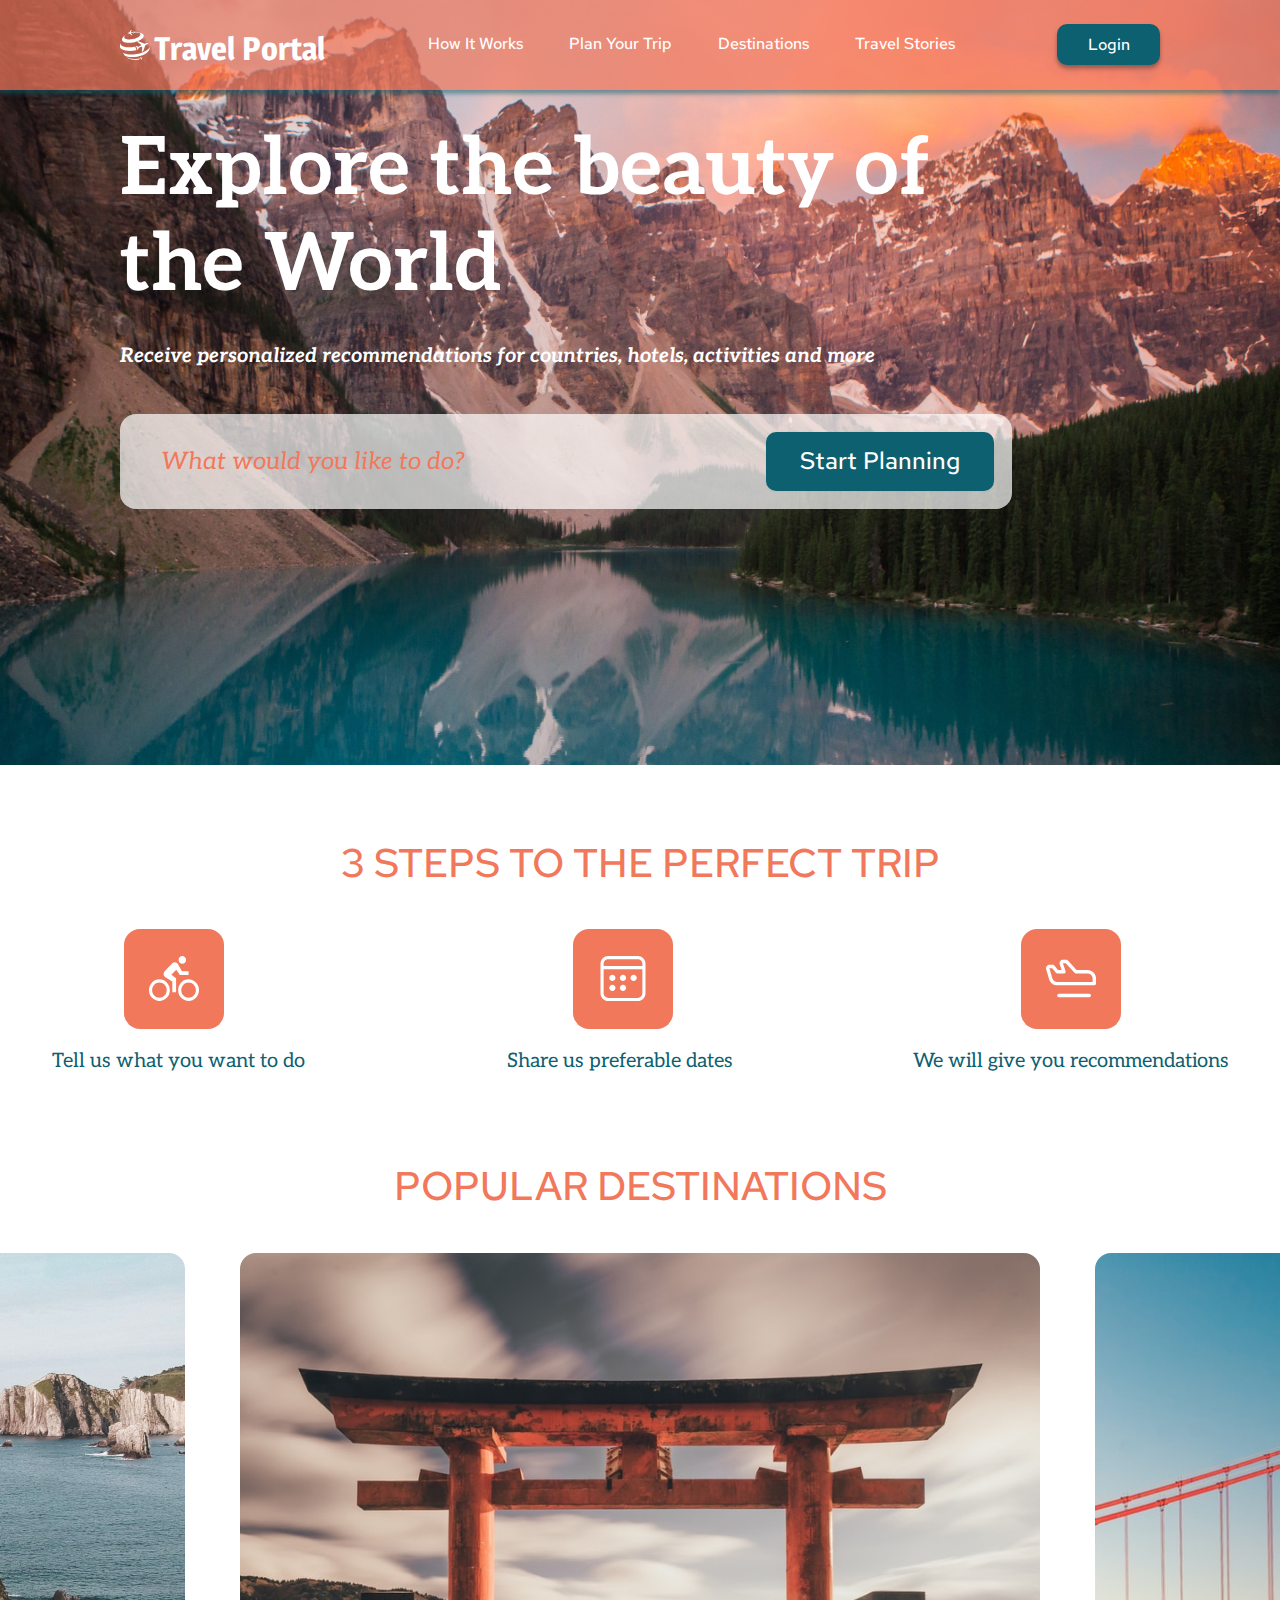
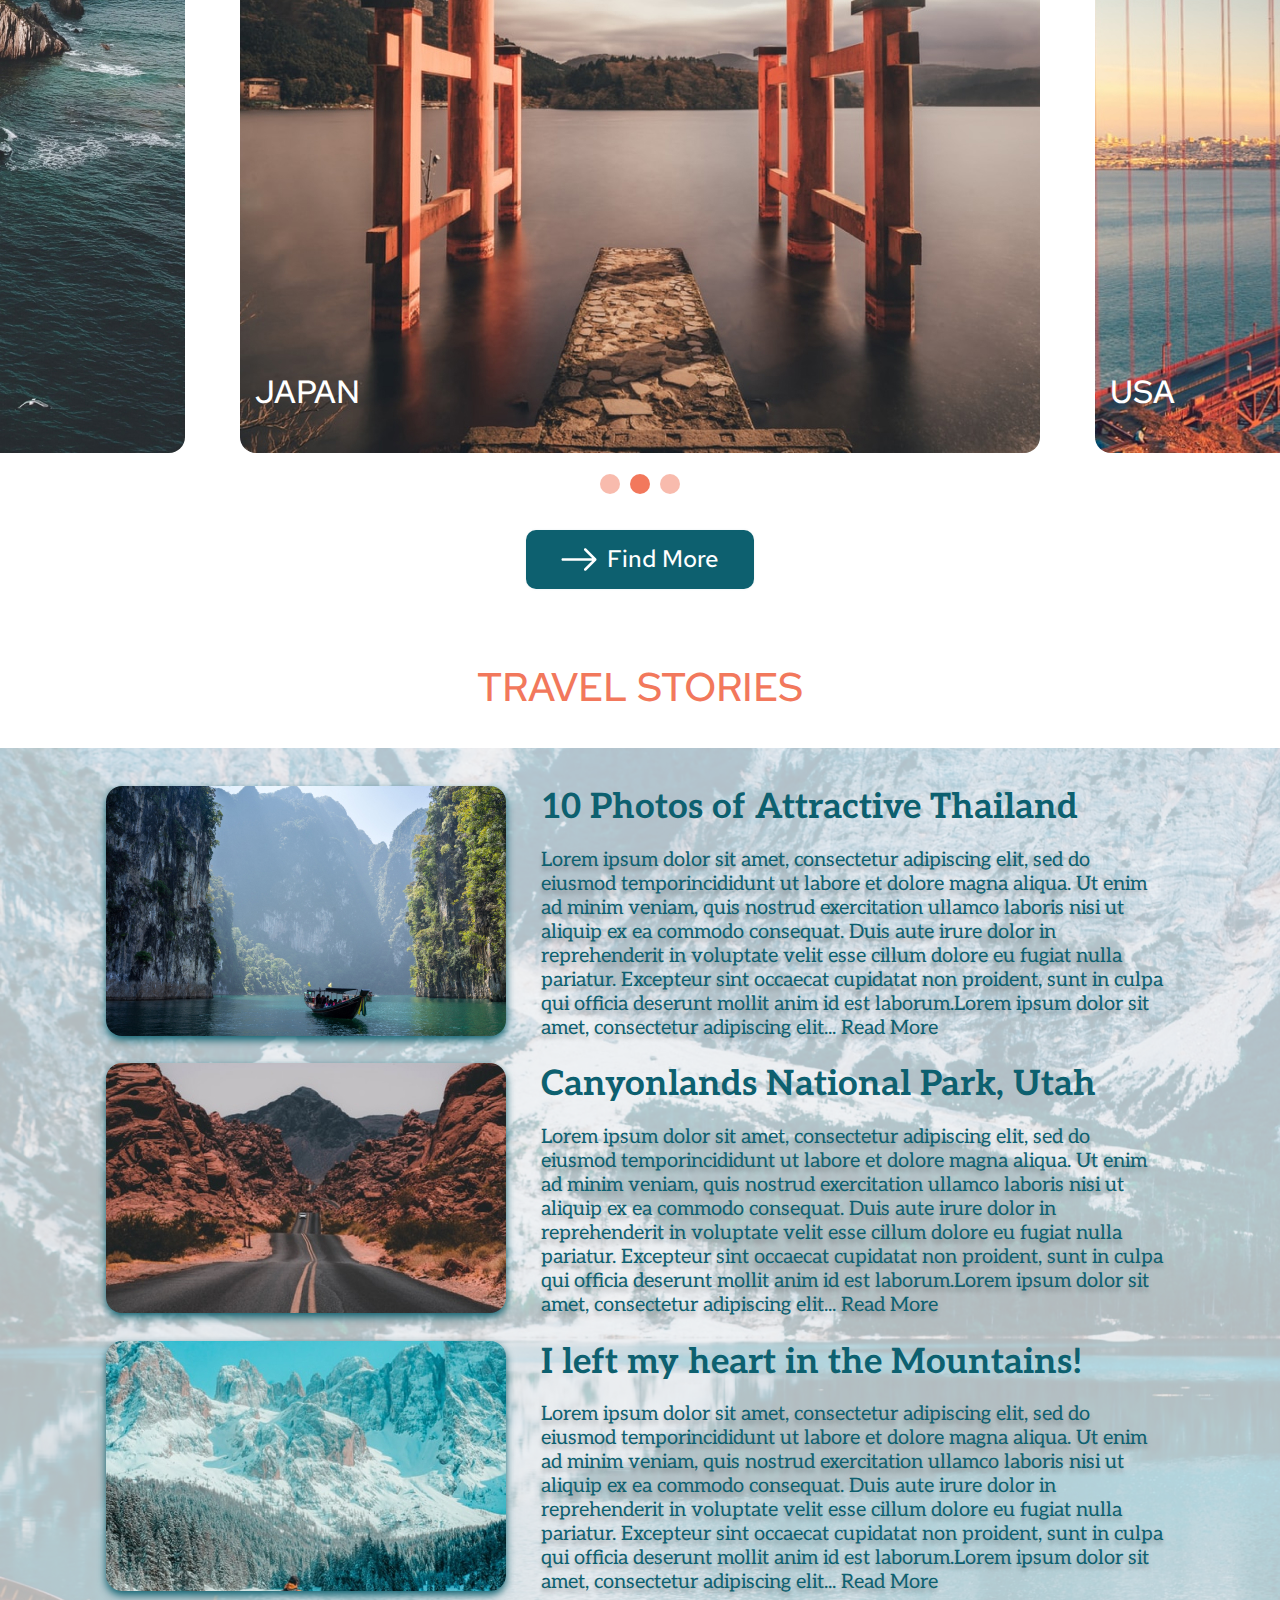
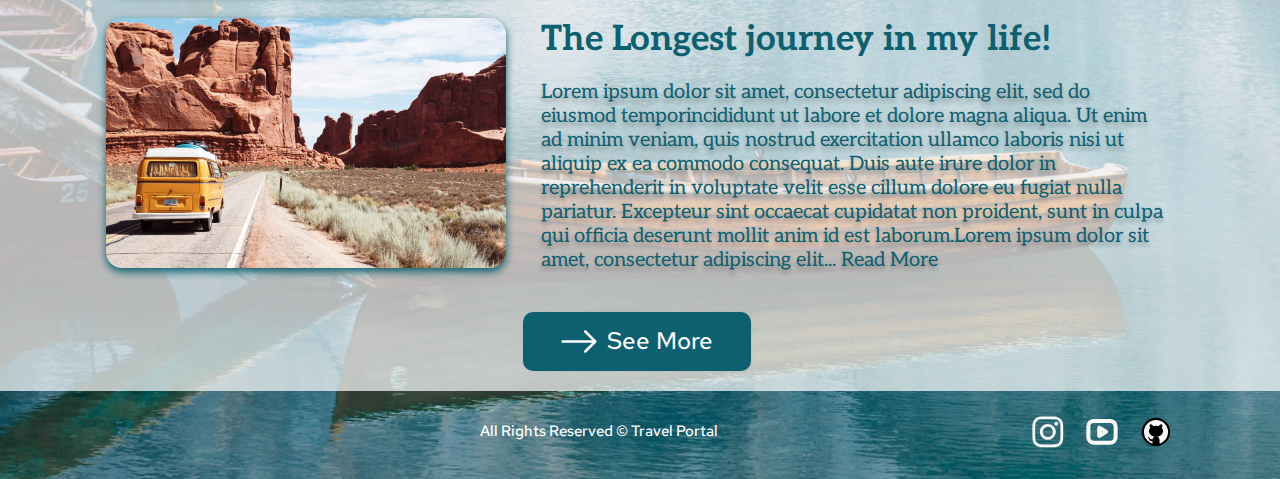
<file: travel/index.html>
<!DOCTYPE html>
<html lang="zxx">

<head>
  <meta charset="UTF-8">
  <meta name="viewport" content="width=device-width">

  <!-- add favicon -->
  <link rel="shortcut icon" href="./images/favicon.png" type="image/x-icon">

  <!-- include fonts -->
  <link rel="preconnect" href="https://fonts.googleapis.com">
  <link rel="preconnect" href="https://fonts.gstatic.com" crossorigin>
  <link href="https://fonts.googleapis.com/css2?family=Aleo:ital,wght@0,400;0,700;1,400;1,700&family=Magra:wght@700&family=Red+Hat+Text:wght@400;500&display=swap" rel="stylesheet">

  <!-- include CSS file -->
  <link rel="stylesheet" href="./CSS/main.css">

  <title> Travel </title>
</head>

<body>
  <div class="wrapper">
    <div id="preview_bg">
      <img id="preview_bg_img" src="./images/main_bg.jpg" alt="bg">
        <header class="header">
          <div class="container" id="header__container">
            <div id="travel_logo">
              <img id="logo" src="./images/header-logo.svg" alt="logo" />
              <h3 id="header_title"> Travel Portal </h3>
            </div>
            <nav class="Red_Hat_Text_Medium" id="navigation">
              <button class="close_window_cross"></button>
              <ul class="list container" id="nav_menu">
                <li class="list_item"> <a data-goto="#steps_anchor" class="nav_link" href="#" style="width: 98px"> How It Works </a> </li>
                <li class="list_item"> <a data-goto="#plan_trip_anchor" class="nav_link" href="#" style="width: 105px"> Plan Your Trip </a> </li>
                <li class="list_item"> <a data-goto="#destinations_anchor" class="nav_link" href="#" style="width: 95px" > Destinations </a> </li>
                <li class="list_item"> <a data-goto="#stories_anchor" class="nav_link" href="#" style="width: 103px"> Travel Stories </a> </li>
                <li class="hidden_links"> <a data-goto="#account_anchor" class="nav_link popup-link"> Account </a> </li>
                <li class="hidden_links"> <a data-goto="#social_media_anchor" class="nav_link" href="#"> Social Media </a> </li>
              </ul>  
            </nav>
            <button class="button Red_Hat_Text_Medium popup-link" id="login_button"> Login </button>
            <div class="menu__icon">
              <span></span>
            </div>
          </div>
        </header>
      
      <!-- section-preview -->
      <section id="section_preview">
        <div class="container" id="plan_your_trip">
          <h1 class="Aleo_Bold" id="preview_title"> Explore the beauty of the World </h1>
          <p class="Aleo_Bold_italic"> Receive personalized recommendations for countries, hotels, activities and more </p>
          <a id="plan_trip_anchor"></a>
          <div class="container" id="search">
            <p class="Aleo_italic"> What would you like to do? </p>
            <button class="button Red_Hat_Text_Medium" id="start_planning_button"> Start Planning </button>
          </div>
        </div>
      </section>
    </div>

    <!-- section-steps -->
    <section id="steps">
      <a id="steps_anchor"></a>
      <h2 class="section_title Red_Hat_Text_Medium"> 3 STEPS TO THE PERFECT TRIP </h2>
      <div class="container" id="steps_container">
        <div class="steps_icon container">
          <img class="steps_logo" src="./images/Steps_images/Vector.svg" alt="Steps_logo">
        </div>
        <div class="steps_icon container">
          <img class="steps_logo" src="./images/Steps_images/Vector2.svg" alt="Steps_logo">
        </div>
        <div class="steps_icon container">
          <img class="steps_logo" src="./images/Steps_images/Vector3.svg" alt="Steps_logo">
        </div>
      </div>
      <div class="container" id="steps_text">
        <p class="Aleo_Regular"> Tell us what you want to do </p>
        <p class="Aleo_Regular" style="white-space: nowrap; margin-left: 22px"> Share us preferable dates </p>
        <p class="Aleo_Regular" style="text-align: right"> We will give you recommendations </p>
      </div>
    </section>
    

    <!-- section-destinations -->
    <section id="destinations">
      <a id="destinations_anchor"></a>
      <h2 class="section_title Red_Hat_Text_Medium"> POPULAR DESTINATIONS </h2>
      <div class="container Red_Hat_Text_Medium" id="destinations_container" >
        <div class="destination_photo" id="Spain" style="order: 0">
          <img class="destination_photo" src="./images/destinations_images/Spain.jpg" alt="Spain">
          <p id="Spain_text"> SPAIN </p>
          <button class="destination_photo_arrow left_arrow"> <img src="./images/social_media/arrow_left.svg" alt="arrow"> </button> 
          <button class="destination_photo_arrow right_arrow"> <img src="./images/social_media/arrow_right.svg" alt="arrow"> </button>
        </div>
        <div class="destination_photo" id="Japan" style="order: 1"> 
          <img class="destination_photo" src="./images/destinations_images/Japan.jpg" alt="Japan">
          <p id="Japan_text"> JAPAN </p>
          <button class="destination_photo_arrow left_arrow"> <img src="./images/social_media/arrow_left.svg" alt="arrow"> </button> 
          <button class="destination_photo_arrow right_arrow"> <img src="./images/social_media/arrow_right.svg" alt="arrow"> </button>
        </div>
        <div class="destination_photo" id="USA" style="order: 2">
          <img class="destination_photo" src="./images/destinations_images/USA.jpg" alt="USA">
          <p id="USA_text"> USA </p>
          <button class="destination_photo_arrow left_arrow"> <img src="./images/social_media/arrow_left.svg" alt="arrow"> </button> 
          <button class="destination_photo_arrow right_arrow"> <img src="./images/social_media/arrow_right.svg" alt="arrow"> </button>
        </div>
      </div>  

      <div class="container" id="scroll_circles">
        <svg class="svg_circle" style="order: 0">
          <circle class="scroll_circle" cx="50%" cy="50%" r="50%"/>
        </svg>
        <svg class="svg_circle" style="order: 1">
          <circle class="scroll_circle" cx="50%" cy="50%" r="50%"/>
        </svg>
        <svg class="svg_circle" style="order: 2">
          <circle class="scroll_circle" cx="50%" cy="50%" r="50%"/>
        </svg>
      </div> 

      <button class="button container arrow_button Red_Hat_Text_Medium">
        <img class="arrow" src="./images/destinations_images/Vector.svg" alt="vector">
        Find More
      </button> 
    </section>

    <!-- section-stories -->
    <h2 class="section_title Red_Hat_Text_Medium"> TRAVEL STORIES </h2>
    <div id="bg_image">
      <div id="stories_bg">
        <section id="stories">
          <a id="stories_anchor"></a>
          <div class="container" id="stories_container">

            <div class="story container"> 
              <img class="story_image" src="./images/Story_images/photo1.jpg" alt="story_image">
              <div class="stories_text Aleo_Regular"> 
                <h3 class="story_title"> 10 Photos of Attractive Thailand </h3>
                <p class="story_description"> 
                 
                  <a class="Aleo_Bold" href="#"> Read More </a> 
                </p>
              </div>
            </div>
 
            <div class="story container"> 
              <img class="story_image" src="./images/Story_images/photo2.jpg" alt="story_image">
              <div class="stories_text Aleo_Regular"> 
                <h3 class="story_title"> Canyonlands National Park, Utah </h3>
                <p class="story_description"> 
                  
                  <a class="Aleo_Bold" href="#"> Read More </a> 
                </p>
              </div>
            </div>

            <div class="story container">
              <img class="story_image" src="./images/Story_images/photo3.jpg" alt="story_image">
              <div class="stories_text Aleo_Regular"> 
                <h3 class="story_title"> I left my heart in the Mountains! </h3>
                <p class="story_description"> 
                 
                  <a class="Aleo_Bold" href="#"> Read More </a> 
                </p>
              </div>
            </div>

            <div class="story container">
              <img class="story_image" src="./images/Story_images/photo4.jpg" alt="story_image">
              <div class="stories_text Aleo_Regular"> 
                <h3 class="story_title"> The Longest journey in my life! </h3>
                <p class="story_description"> 
                  
                  <a class="Aleo_Bold" href="#"> Read More </a> 
                </p>
              </div>
            </div> 
          </div>
          <button class="button container arrow_button Red_Hat_Text_Medium">
            <img class="arrow" src="./images/destinations_images/Vector.svg" alt="vector">
            See More
          </button>
        </section>
      </div>
      <footer class="container">
        <a id="social_media_anchor"></a>
        <h3 class="Red_Hat_Text_Medium" id="footer_data"> All Rights Reserved © Travel Portal </h3>
        <ul class="container list" id="social_media">
          <li class="list_item"> <a href="https://www.instagram.com/rs.school/?hl=ru"> <img src="./images/social_media/instagram_icon.svg" alt="instagram_icon"> </a> </li>
          <li class="list_item"> <a href="https://rs.school/js-stage0/"> <img src="./images/social_media/video_icon.svg" alt="video_icon"> </a> </li>
          <li class="list_item"> <a href="https://github.com/Radzivonn"> <img src="./images/social_media/GitHub_icon.svg" alt="GitHub_icon"> </a> </li>
        </ul> 
      </footer>
    </div>
  </div>
  
  <!-- popup -->
  <div class="popup" id="popup">
    <div class="popup__body flex_centering">
      <div class="popup__content">
        <div class="popup__content__container"> 
          <h3 class="popup__title Aleo_Bold">
            Log in to your account
          </h3>
          <div class="container popup__buttons">
            <button class="popup__button container flex_centering" style="background-color: #1877F2">
              <img src="./images/popup_logos/facebook_logo.svg" alt="facebook_logo">
              <p class="Red_Hat_Text_Regular"> Sign In with Facebook </p> 
            </button>
            <button class="popup__button container flex_centering" style="background-color: white; color: #0D606F;">
              <img src="./images/popup_logos/google_logo.svg" alt="facebook_logo">
              <p class="Red_Hat_Text_Regular"> Sign In with Google </p> 
            </button>
          </div>
          <p class="Aleo_Bold" id="or"> or </p>
          <form action="" class="popup__form container" >
            <label class="popup__label container Aleo_Regular"> E-mail <input type="text" class="popup__input Red_Hat_Text_Regular" > </label>
            <label class="popup__label container Aleo_Regular"> Password <input type="password" class="popup__input Red_Hat_Text_Regular" > </label>
          </form>
          <input type="submit" value='Sign In' class="popup__button container flex_centering Red_Hat_Text_Regular"
            onclick="alert('E-mail: ' + popupInputs[0].value + '\n' + 'password: ' + popupInputs[1].value)"
            style="background-color: #0D606F; color: white; margin-bottom: 1.79%;"> 
          </input>
          <a id="forgot_your_password" class="popup__underlineText popup__text Aleo_Bold"> Forgot Your Password? </a>
          <hr width="100%" size="1px" color="#0D606F" class="popup__line">
          <a id="popup2" class="popup__text popup-link"> Don’t have an account? <b class="popup__underlineText Aleo_Bold"> Register </b> </a>
          <a id="popup2" class="popup__text popup-link" style="display: none"> Already have an account? <b class="popup__underlineText Aleo_Bold"> Log in </b> </a>
        </div>
      </div>
    </div>
  </div>

  <!-- include scripts -->
  <script src="./JS_scripts/functions_and_variables.js"></script>
  <script src="./JS_scripts/script.js"></script>
  <script src="./JS_scripts/index.js"></script>

</body>
</html>
</file>
<file: travel/CSS/main.css>
@import url("fonts.css");
@import url("header_styles.css");
@import url("section_main.css");
@import url("popup_styles.css");
@import url("media.css");

html {
  scroll-behavior: smooth;
}

body{
  max-width: 1440px;
  font-style: normal;
  background-color: white;
  color:white;
  margin: auto;
}

body._lock { overflow: hidden;}

h1, h2, h3, p {
  margin: 0px;
}

main {
  max-width: 1440px;
  height: 3611px;
}

button { border: 0px }

.wrapper {
  min-height: 100%;
  overflow: hidden;
}

.section_title {
  color: #F2785C;
  text-align: center;
  margin: 0px auto;
}

.container {
  display: flex;
  /* flex-direction: row; */
}

.flex_centering {
  align-items: center;
  justify-content: center;
}

.arrow_button {
  margin: 0 auto;
}
</file>
